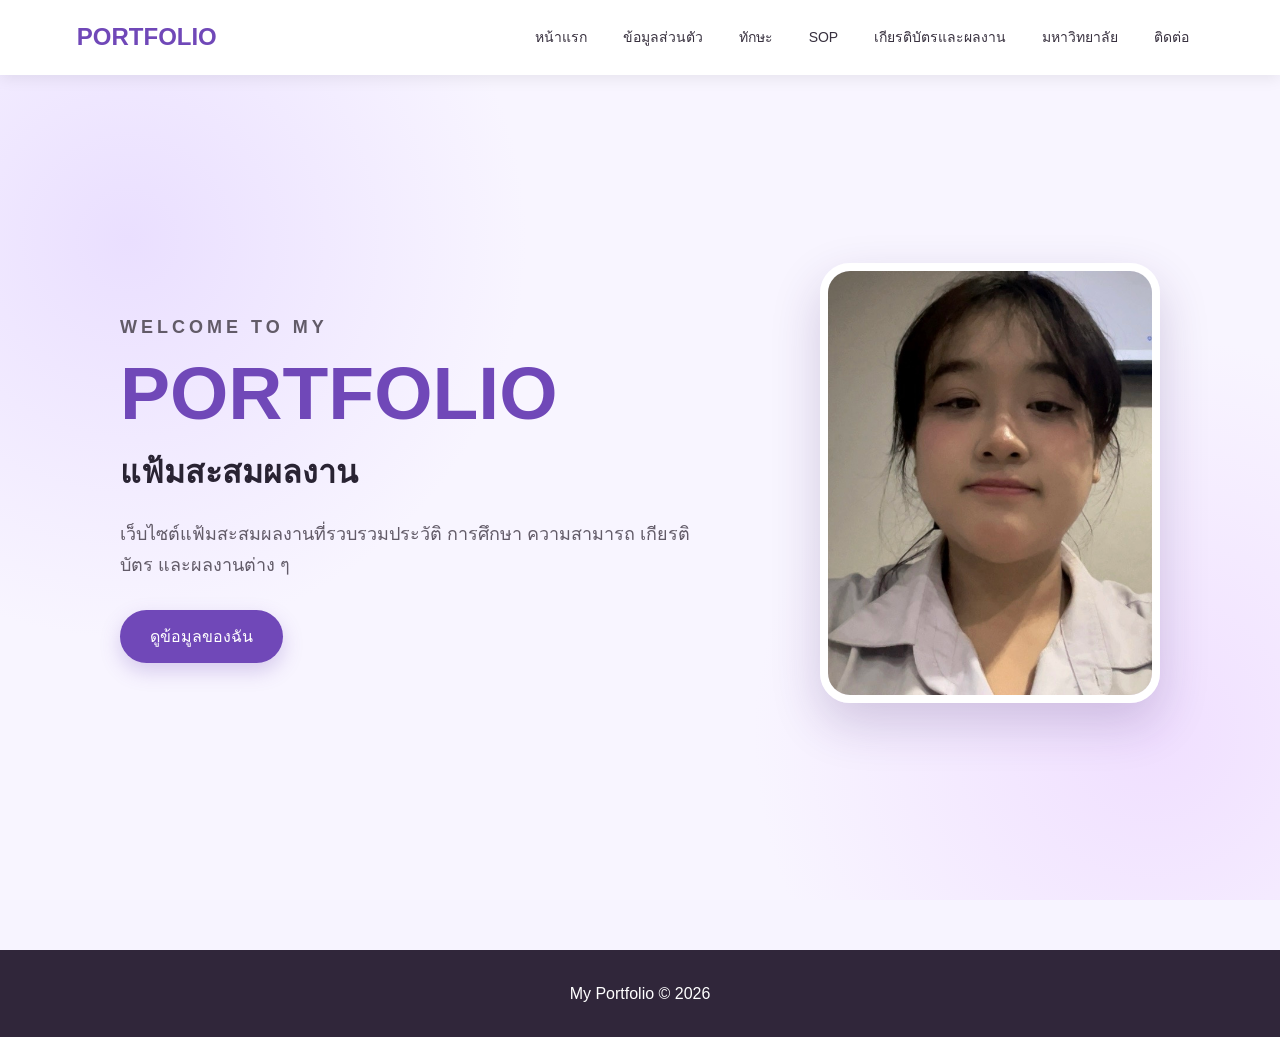
<file: index.html>
<!DOCTYPE html>
<html lang="th">
<head>
    <meta charset="UTF-8">
    <meta name="viewport" content="width=device-width, initial-scale=1.0">
    <title>Portfolio | หน้าหลัก</title>
    <link rel="stylesheet" href="style.css">
</head>

<body>

<header>
    <nav>
        <div class="logo">PORTFOLIO</div>

        <div class="menu">

    <a href="index.html">
        หน้าแรก
    </a>

    <a href="profile.html">
        ข้อมูลส่วนตัว
    </a>

    <a href="skills.html">
        ทักษะ
    </a>

    <a href="sop.html">
        SOP
    </a>

    <a href="portfolio.html">
        เกียรติบัตรและผลงาน
    </a>

    <a href="university.html">
        มหาวิทยาลัย
    </a>

    <a href="contact.html">
        ติดต่อ
    </a>

</div>
    </nav>
</header>


<main>

    <section class="hero">

        <div class="hero-text">

            <p class="small-title">WELCOME TO MY</p>

            <h1>PORTFOLIO</h1>

            <h2>แฟ้มสะสมผลงาน</h2>

            <p>
                เว็บไซต์แฟ้มสะสมผลงานที่รวบรวมประวัติ
                การศึกษา ความสามารถ เกียรติบัตร
                และผลงานต่าง ๆ
            </p>

            <a href="profile.html" class="button">
                ดูข้อมูลของฉัน
            </a>

        </div>


        <div class="hero-image">

            <img src="profile.jpg" alt="รูปเจ้าของ Portfolio">

        </div>

    </section>

</main>


<footer>
    <p>My Portfolio © 2026</p>
</footer>

</body>
</html>
</file>
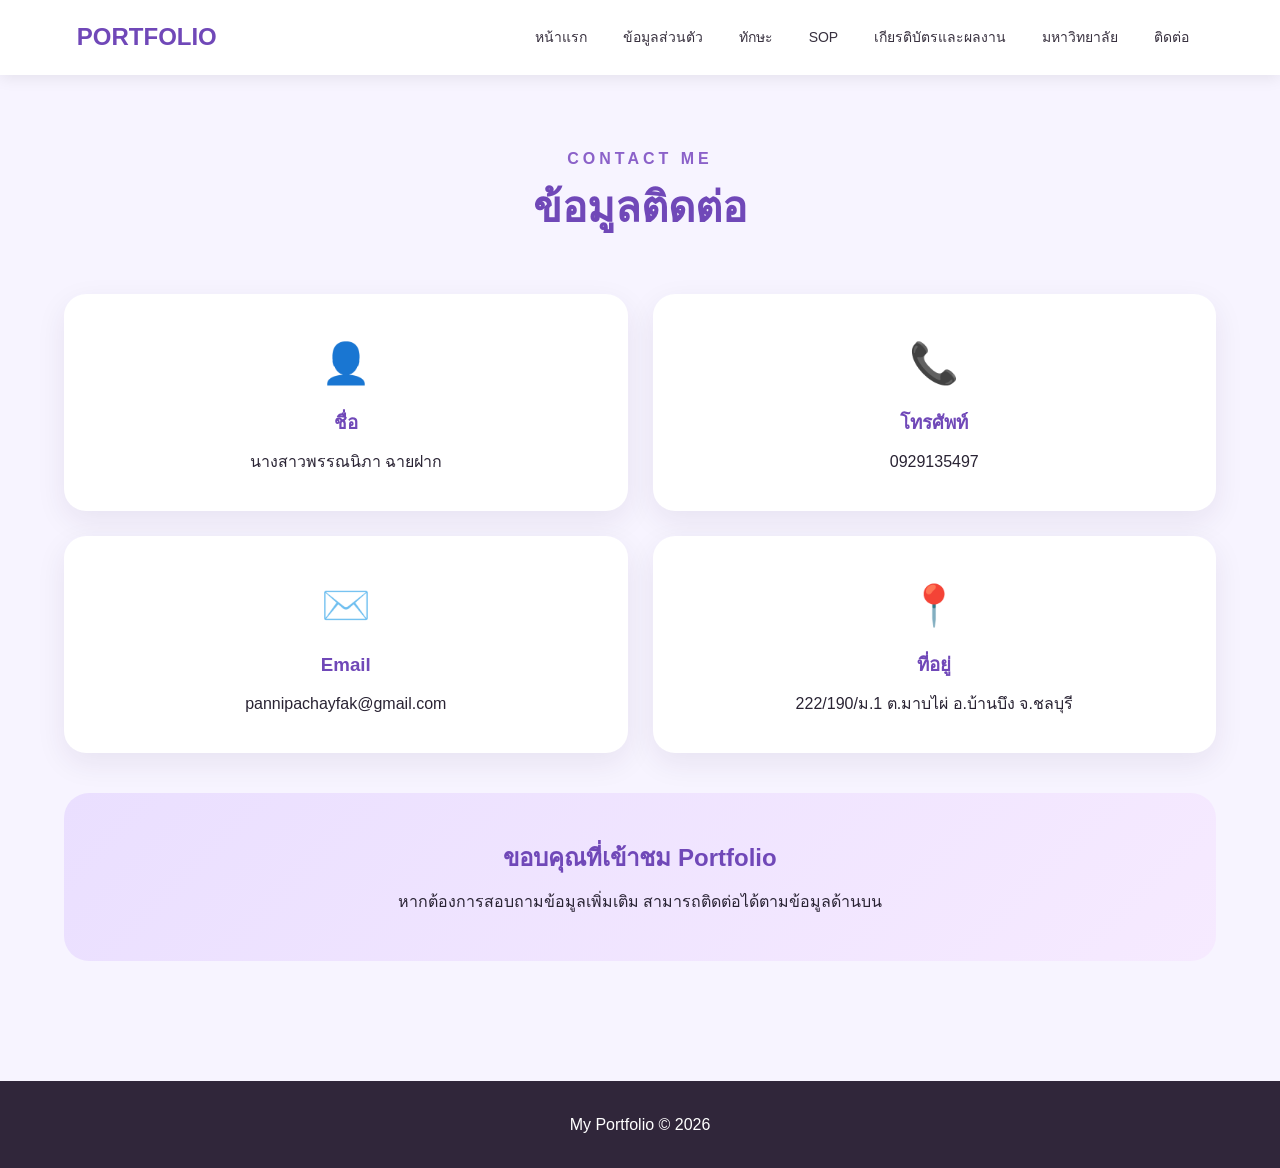
<file: contact.html>
<!DOCTYPE html>
<html lang="th">
<head>
    <meta charset="UTF-8">
    <meta name="viewport" content="width=device-width, initial-scale=1.0">
    <title>ข้อมูลติดต่อ</title>
    <link rel="stylesheet" href="style.css">
</head>

<body>

<header>
    <nav>

        <div class="logo">PORTFOLIO</div>

        <div class="menu">

    <a href="index.html">
        หน้าแรก
    </a>

    <a href="profile.html">
        ข้อมูลส่วนตัว
    </a>

    <a href="skills.html">
        ทักษะ
    </a>

    <a href="sop.html">
        SOP
    </a>

    <a href="portfolio.html">
        เกียรติบัตรและผลงาน
    </a>

    <a href="university.html">
        มหาวิทยาลัย
    </a>

    <a href="contact.html">
        ติดต่อ
    </a>

</div>

    </nav>
</header>


<main class="page">

    <div class="page-title">

        <p>CONTACT ME</p>

        <h1>ข้อมูลติดต่อ</h1>

    </div>


    <section class="contact-box">


        <div class="contact-card">

            <div class="contact-icon">👤</div>

            <h3>ชื่อ</h3>

            <p>
               นางสาวพรรณนิภา ฉายฝาก
            </p>

        </div>


        <div class="contact-card">

            <div class="contact-icon">📞</div>

            <h3>โทรศัพท์</h3>

            <p>
                0929135497
            </p>

        </div>


        <div class="contact-card">

            <div class="contact-icon">✉️</div>

            <h3>Email</h3>

            <p>
                pannipachayfak@gmail.com
            </p>

        </div>


        <div class="contact-card">

            <div class="contact-icon">📍</div>

            <h3>ที่อยู่</h3>

            <p>
                222/190/ม.1 ต.มาบไผ่ อ.บ้านบึง จ.ชลบุรี
            </p>

        </div>


    </section>


    <section class="contact-message">

        <h2>ขอบคุณที่เข้าชม Portfolio</h2>

        <p>
            หากต้องการสอบถามข้อมูลเพิ่มเติม
            สามารถติดต่อได้ตามข้อมูลด้านบน
        </p>

    </section>


</main>


<footer>
    <p>My Portfolio © 2026</p>
</footer>

</body>
</html>
</file>
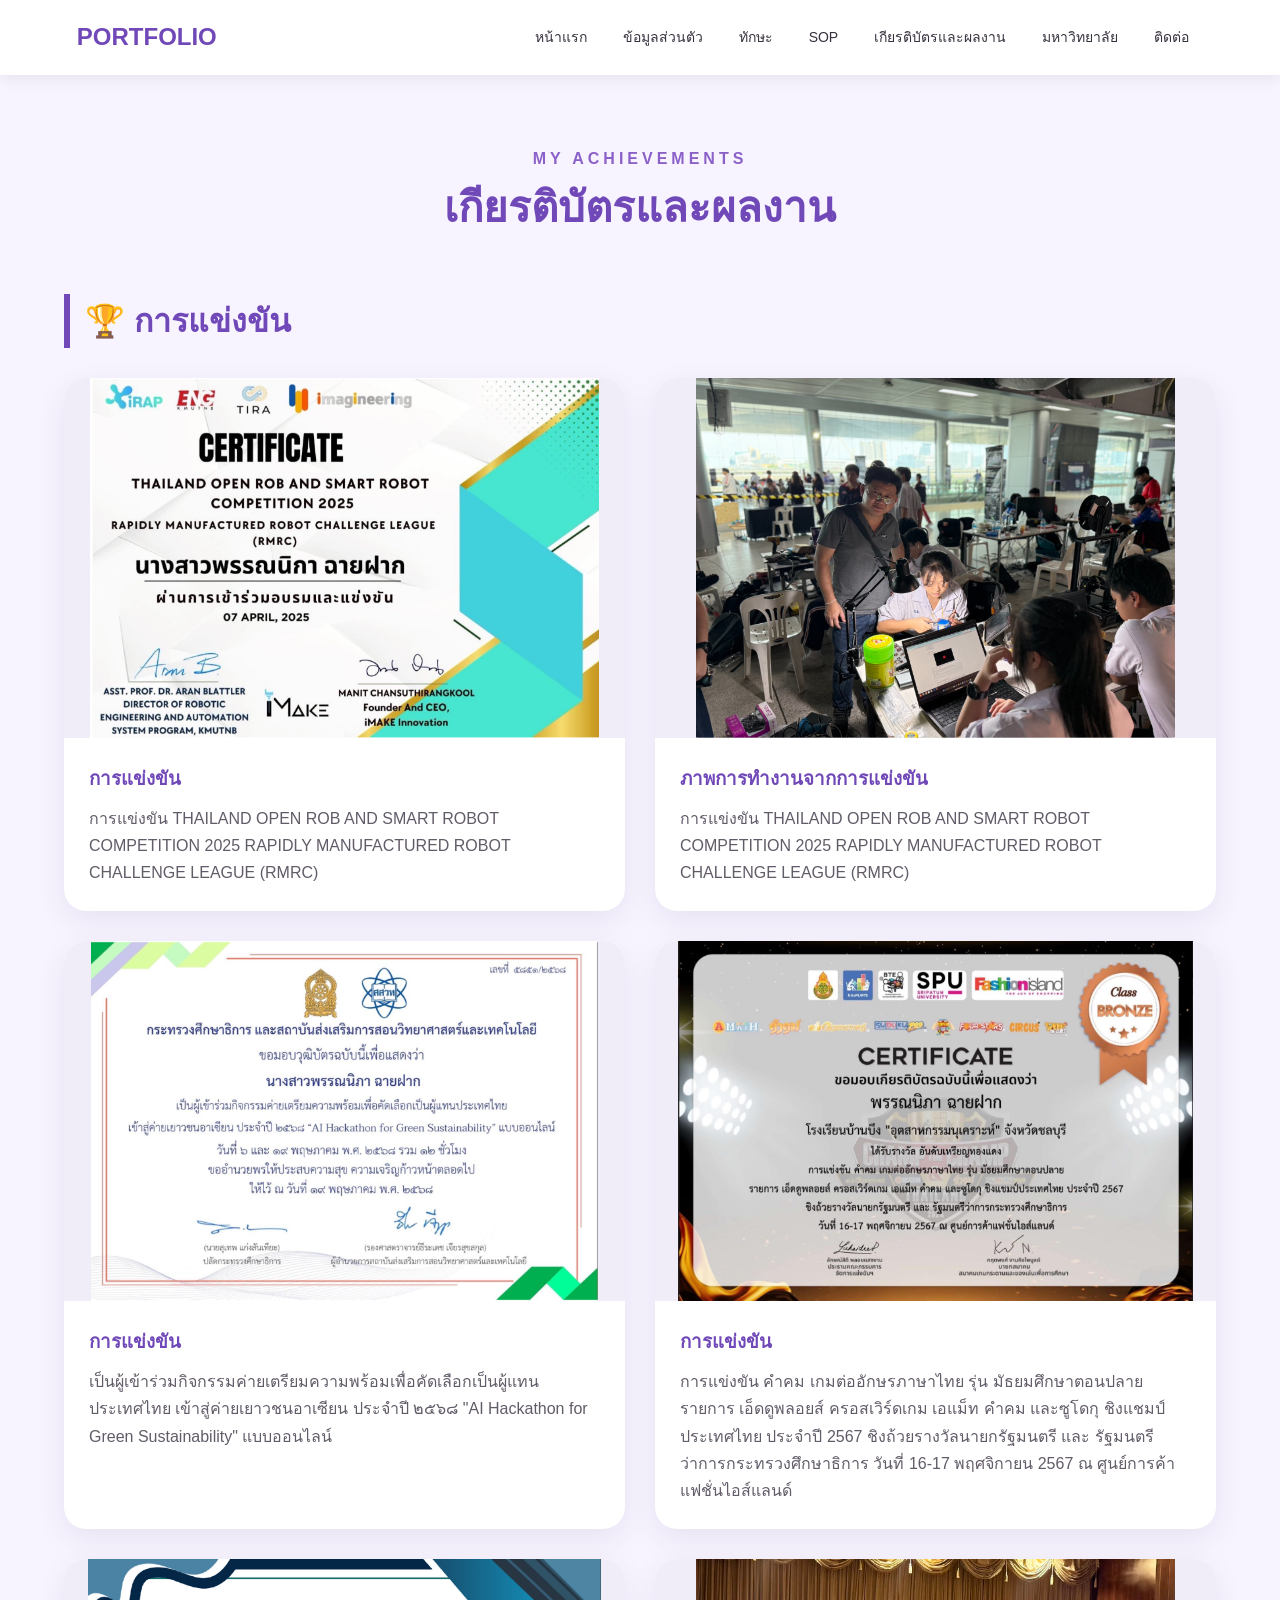
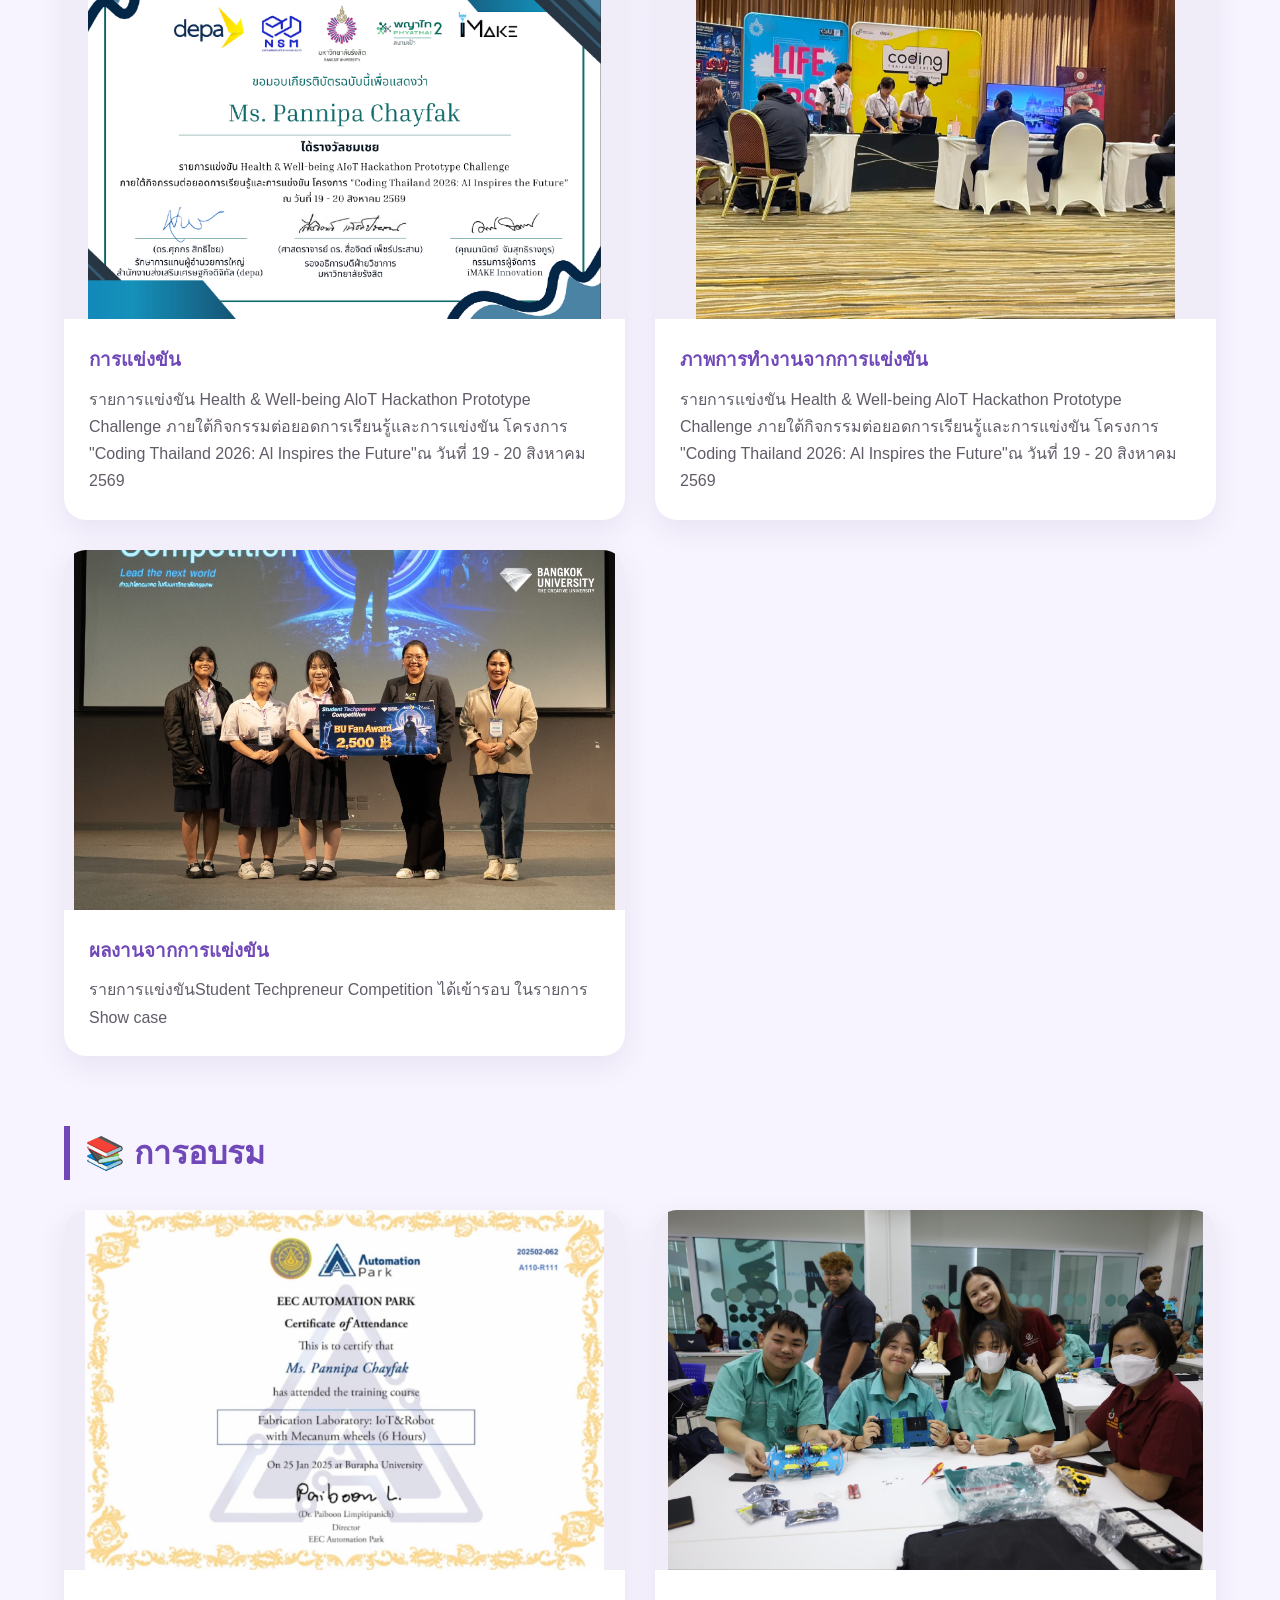
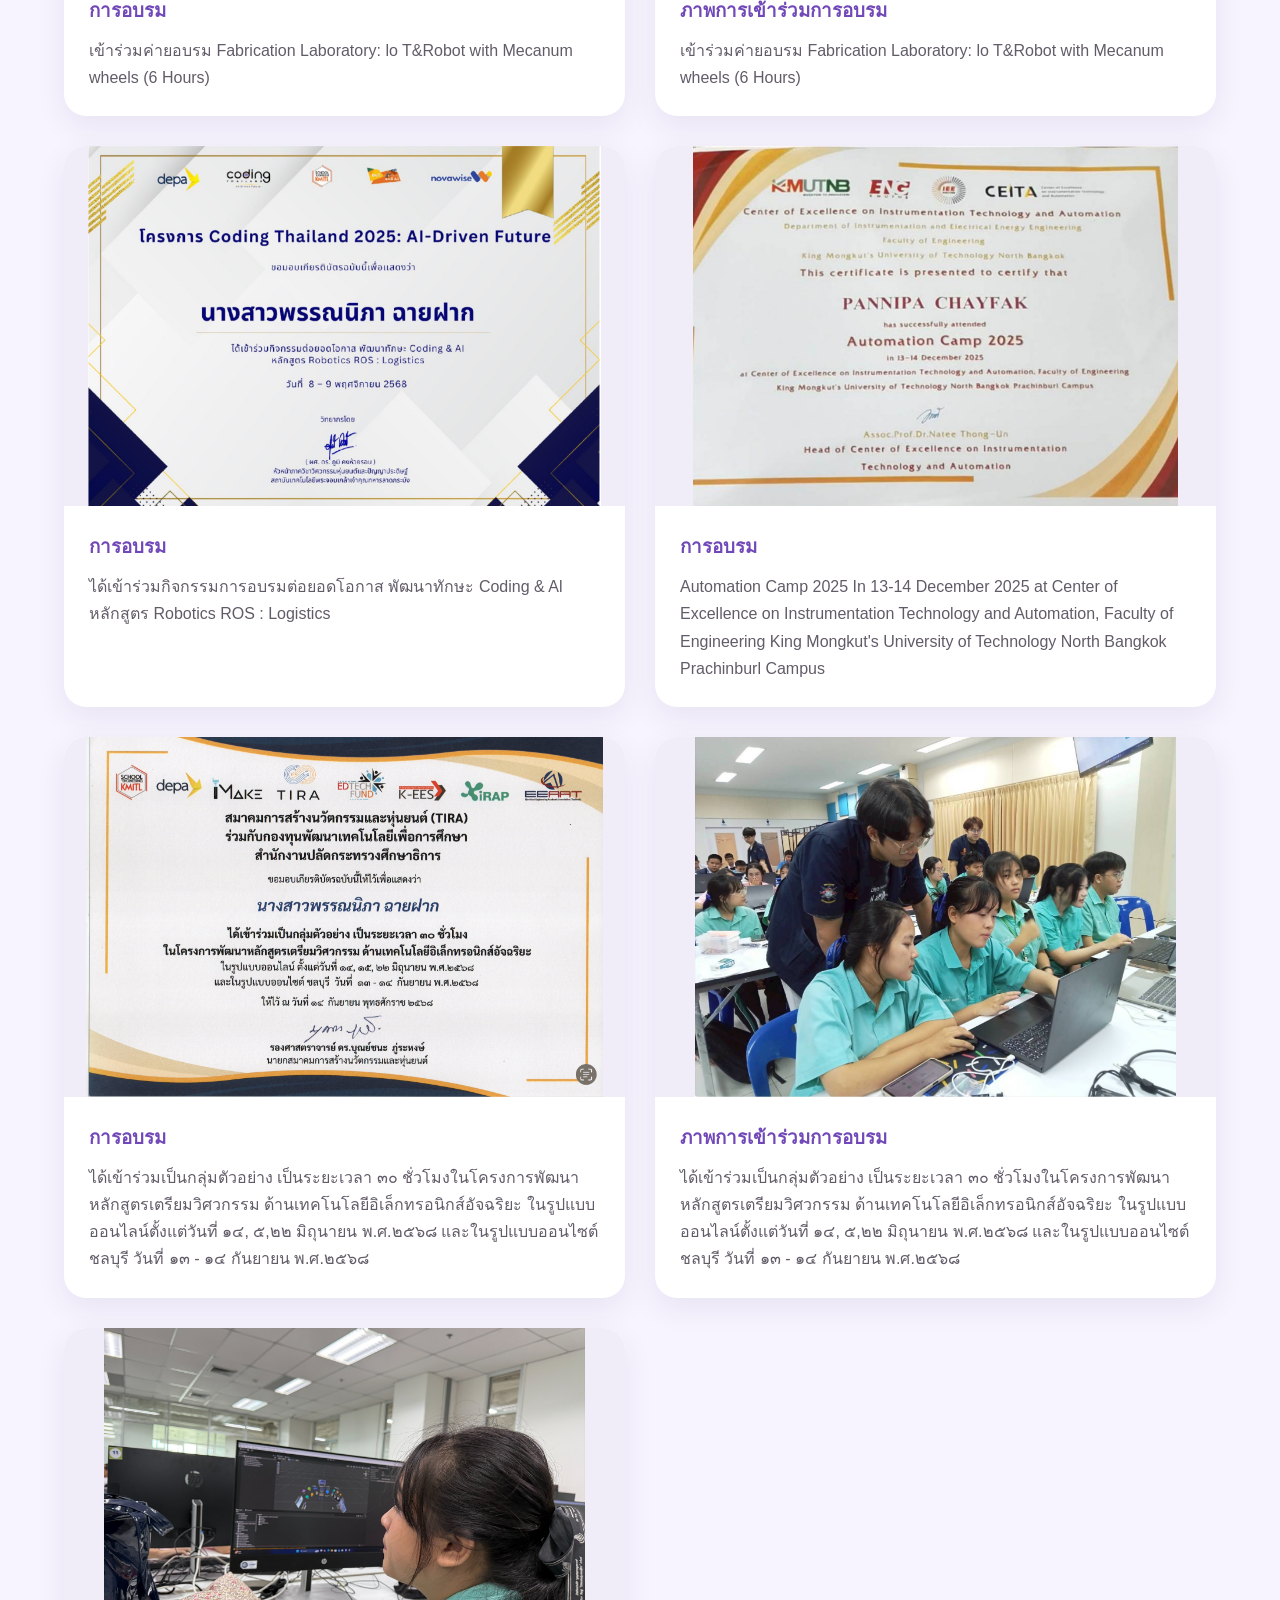
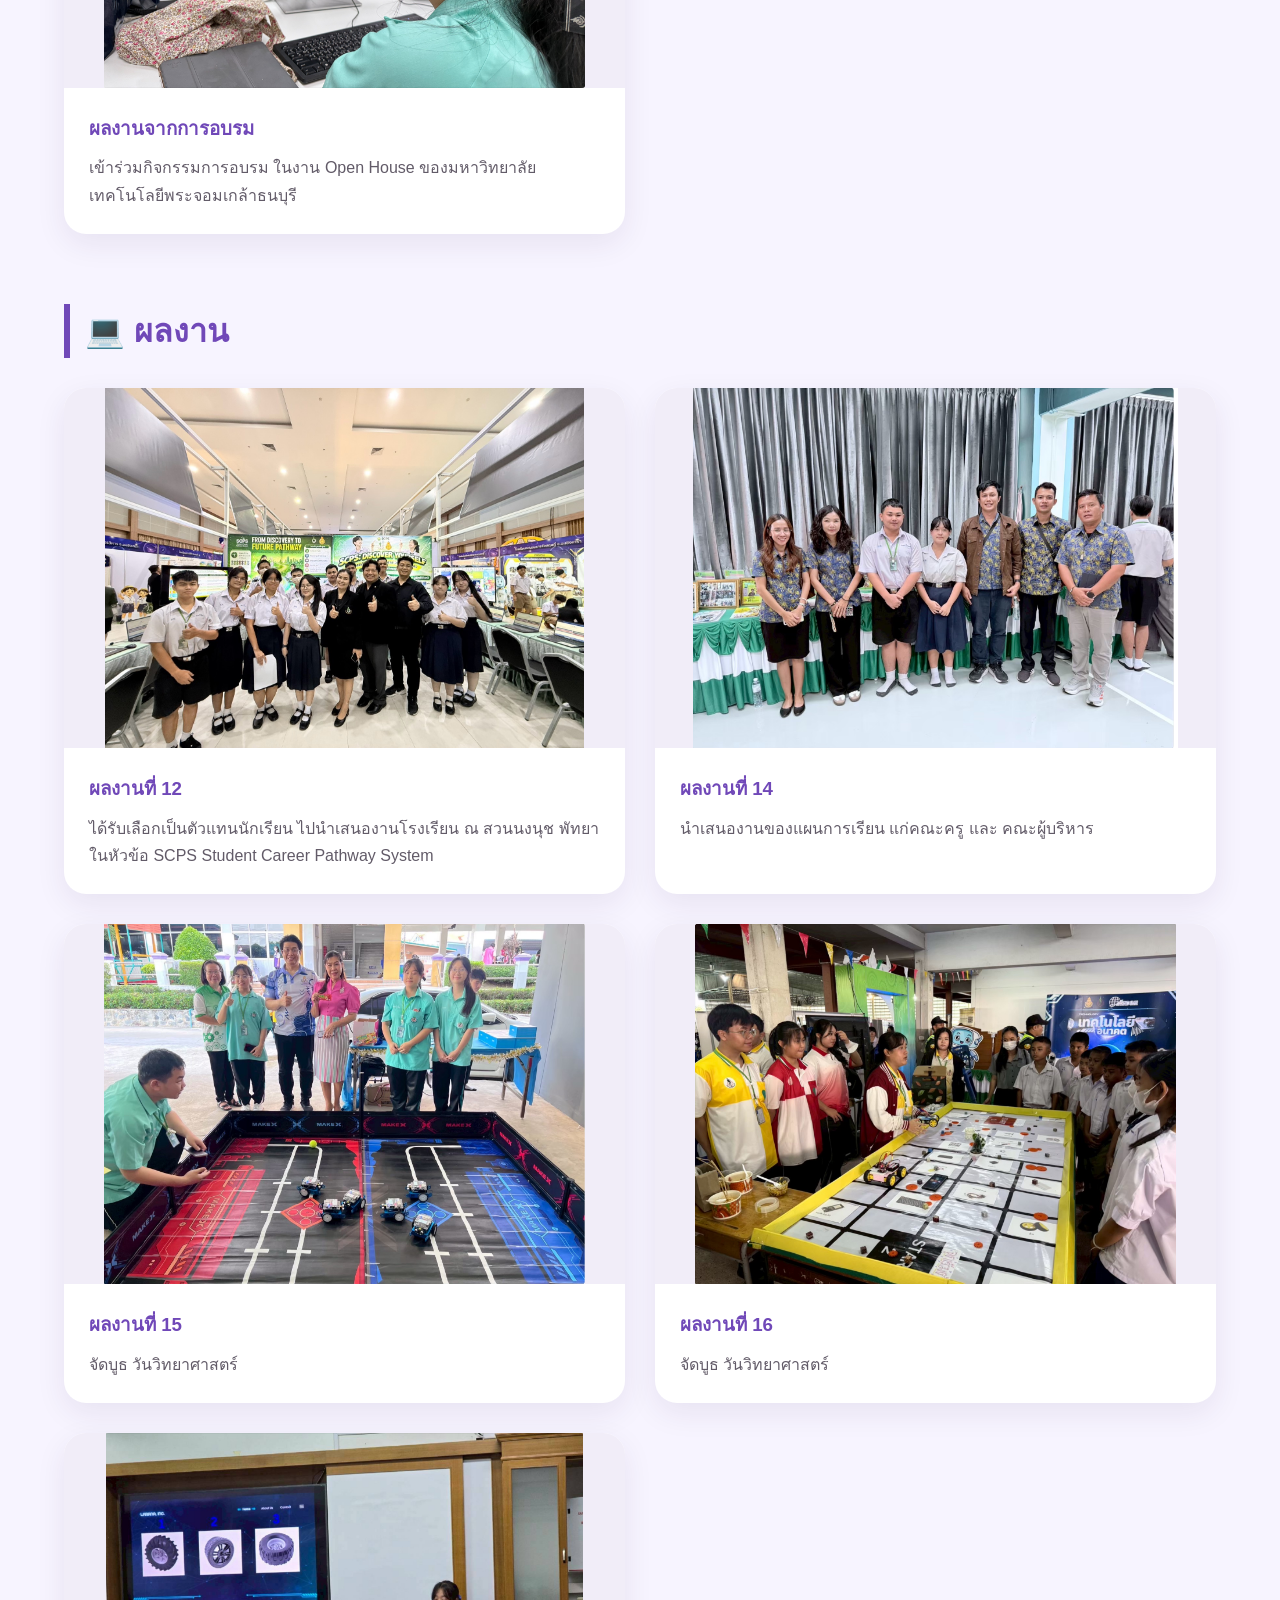
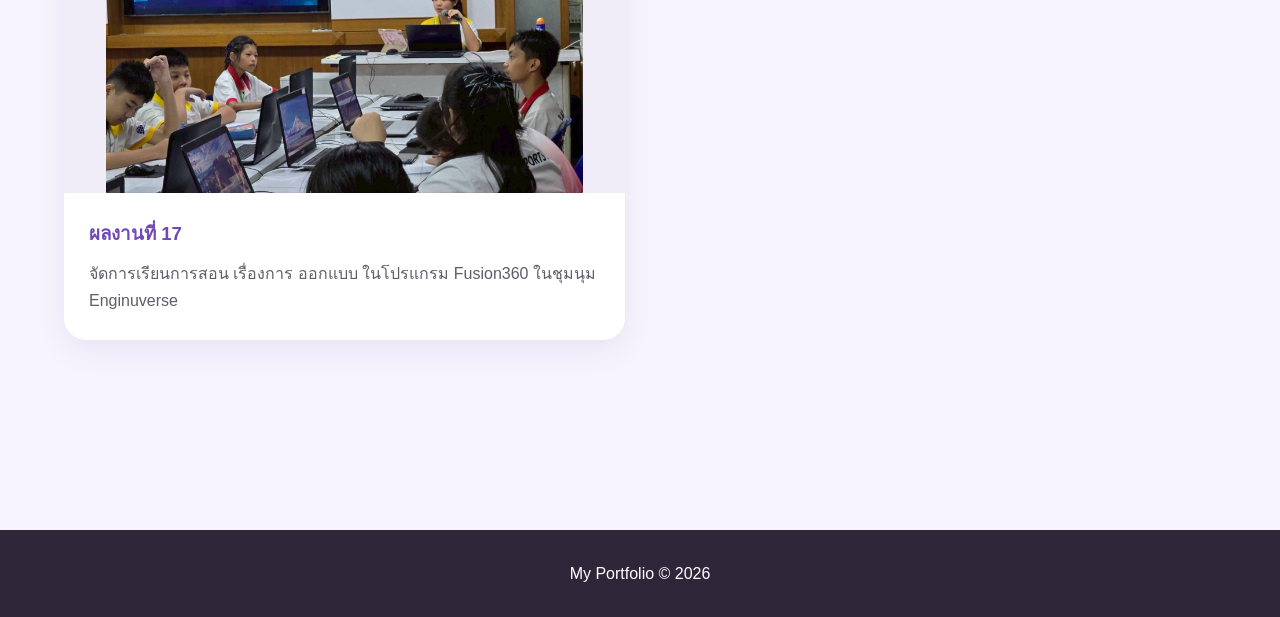
<file: portfolio.html>
<!DOCTYPE html>
<html lang="th">

<head>

    <meta charset="UTF-8">

    <meta name="viewport"
          content="width=device-width, initial-scale=1.0">

    <title>เกียรติบัตรและผลงาน</title>

    <link rel="stylesheet" href="style.css">

</head>


<body>


<!-- =========================
     เมนู
========================= -->

<header>

    <nav>

        <div class="logo">
            PORTFOLIO
        </div>


        <div class="menu">

            <a href="index.html">
                หน้าแรก
            </a>

            <a href="profile.html">
                ข้อมูลส่วนตัว
            </a>

            <a href="skills.html">
                ทักษะ
            </a>

            <a href="sop.html">
                SOP
            </a>

            <a href="portfolio.html">
                เกียรติบัตรและผลงาน
            </a>

            <a href="university.html">
                มหาวิทยาลัย
            </a>

            <a href="contact.html">
                ติดต่อ
            </a>

        </div>

    </nav>

</header>



<main class="page">


<!-- =========================
     หัวข้อ
========================= -->

<div class="page-title">

    <p>
        MY ACHIEVEMENTS
    </p>

    <h1>
        เกียรติบัตรและผลงาน
    </h1>

</div>



<!-- ==================================================
     1. การแข่งขัน
================================================== -->

<section class="portfolio-section">


    <h2 class="section-title">
        🏆 การแข่งขัน
    </h2>


    <div class="portfolio-grid">


        <!-- certificate 1 -->

        <div class="portfolio-card">

            <img
                src="certificate1.jpg"
                alt="เกียรติบัตรการแข่งขัน 1"
            >

            <div class="card-content">

                <h3>
                    การแข่งขัน
                </h3>

                <p>
                    การแข่งขัน THAILAND OPEN ROB AND SMART ROBOT
                    COMPETITION 2025
                    RAPIDLY MANUFACTURED ROBOT CHALLENGE LEAGUE (RMRC)
                </p>

            </div>

        </div>



        <!-- work 1 -->

        <div class="portfolio-card">

            <img
                src="work1.jpg"
                alt="ภาพการทำงานจากการแข่งขัน 1"
            >

            <div class="card-content">

                <h3>
                    ภาพการทำงานจากการแข่งขัน
                </h3>

                <p>
                    การแข่งขัน THAILAND OPEN ROB AND SMART ROBOT
                    COMPETITION 2025
                    RAPIDLY MANUFACTURED ROBOT CHALLENGE LEAGUE (RMRC)
                </p>

            </div>

        </div>



        <!-- certificate 2 -->

        <div class="portfolio-card">

            <img
                src="certificate2.jpg"
                alt="เกียรติบัตรการแข่งขัน 2"
            >

            <div class="card-content">

                <h3>
                    การแข่งขัน
                </h3>

                <p>
                    เป็นผู้เข้าร่วมกิจกรรมค่ายเตรียมความพร้อมเพื่อคัดเลือกเป็นผู้แทนประเทศไทย
                    เข้าสู่ค่ายเยาวชนอาเซียน ประจำปี ๒๕๖๘
                    "AI Hackathon for Green Sustainability" แบบออนไลน์
                </p>

            </div>

        </div>



        <!-- certificate 4 -->

        <div class="portfolio-card">

            <img
                src="certificate4.jpg"
                alt="เกียรติบัตรการแข่งขัน 4"
            >

            <div class="card-content">

                <h3>
                    การแข่งขัน
                </h3>

                <p>
                    การแข่งขัน คำคม เกมต่ออักษรภาษาไทย รุ่น มัธยมศึกษาตอนปลาย
                    รายการ เอ็ดดูพลอยส์ ครอสเวิร์ดเกม เอแม็ท คำคม และซูโดกุ ชิงแชมป์ประเทศไทย ประจำปี 2567
                    ชิงถ้วยรางวัลนายกรัฐมนตรี และ รัฐมนตรีว่าการกระทรวงศึกษาธิการ
                    วันที่ 16-17 พฤศจิกายน 2567 ณ ศูนย์การค้าแฟชั่นไอส์แลนด์
                </p>

            </div>

        </div>



        <!-- certificate 7 -->

        <div class="portfolio-card">

            <img
                src="certificate7.jpg"
                alt="เกียรติบัตรการแข่งขัน 7"
            >

            <div class="card-content">

                <h3>
                    การแข่งขัน
                </h3>

                <p>
                    รายการแข่งขัน Health & Well-being AloT Hackathon Prototype Challenge
                    ภายใต้กิจกรรมต่อยอดการเรียนรู้และการแข่งขัน
                    โครงการ "Coding Thailand 2026: Al Inspires the Future"ณ วันที่ 19 - 20 สิงหาคม 2569
                </p>

            </div>

        </div>



        <!-- work 7 -->

        <div class="portfolio-card">

            <img
                src="work7.jpg"
                alt="ภาพการทำงานจากการแข่งขัน 7"
            >

            <div class="card-content">

                <h3>
                    ภาพการทำงานจากการแข่งขัน
                </h3>

                <p>
                    รายการแข่งขัน Health & Well-being AloT Hackathon Prototype Challenge
                    ภายใต้กิจกรรมต่อยอดการเรียนรู้และการแข่งขัน
                    โครงการ "Coding Thailand 2026: Al Inspires the Future"ณ วันที่ 19 - 20 สิงหาคม 2569
                </p>

            </div>

        </div>



        <!-- work 11 -->

        <div class="portfolio-card">

            <img
                src="work11.jpg"
                alt="ผลงานการแข่งขัน"
            >

            <div class="card-content">

                <h3>
                    ผลงานจากการแข่งขัน
                </h3>

                <p>
                    รายการแข่งขันStudent Techpreneur Competition ได้เข้ารอบ ในรายการ Show case
                </p>

            </div>

        </div>


    </div>

</section>



<!-- ==================================================
     2. การอบรม
================================================== -->

<section class="portfolio-section">


    <h2 class="section-title">
        📚 การอบรม
    </h2>


    <div class="portfolio-grid">


        <!-- certificate 3 -->

        <div class="portfolio-card">

            <img
                src="certificate3.jpg"
                alt="เกียรติบัตรการอบรม 3"
            >

            <div class="card-content">

                <h3>
                    การอบรม
                </h3>

                <p>
                    เข้าร่วมค่ายอบรม Fabrication Laboratory: lo T&Robot with Mecanum wheels (6 Hours)
                </p>

            </div>

        </div>



        <!-- work 3 -->

        <div class="portfolio-card">

            <img
                src="work3.jpg"
                alt="ภาพการอบรม 3"
            >

            <div class="card-content">

                <h3>
                    ภาพการเข้าร่วมการอบรม
                </h3>

                <p>
                    เข้าร่วมค่ายอบรม Fabrication Laboratory: lo T&Robot with Mecanum wheels (6 Hours)
                </p>

            </div>

        </div>



        <!-- certificate 5 -->

        <div class="portfolio-card">

            <img
                src="certificate5.jpg"
                alt="เกียรติบัตรการอบรม 5"
            >

            <div class="card-content">

                <h3>
                    การอบรม
                </h3>

                <p>
                    ได้เข้าร่วมกิจกรรมการอบรมต่อยอดโอกาส พัฒนาทักษะ Coding & Al
                    หลักสูตร Robotics ROS : Logistics
                </p>

            </div>

        </div>



        <!-- certificate 6 -->

        <div class="portfolio-card">

            <img
                src="certificate6.jpg"
                alt="เกียรติบัตรการอบรม 6"
            >

            <div class="card-content">

                <h3>
                    การอบรม
                </h3>

                <p>
                    Automation Camp 2025
                    In 13-14 December 2025
                    at Center of Excellence on Instrumentation
                    Technology and Automation, Faculty of Engineering
                    King Mongkut's University of Technology North Bangkok Prachinburl Campus
                </p>

            </div>

        </div>



        <!-- certificate 10 -->

        <div class="portfolio-card">

            <img
                src="certificate10.jpg"
                alt="เกียรติบัตรการอบรม 10"
            >

            <div class="card-content">

                <h3>
                    การอบรม
                </h3>

                <p>
                    ได้เข้าร่วมเป็นกลุ่มตัวอย่าง เป็นระยะเวลา ๓๐ ชั่วโมงในโครงการพัฒนาหลักสูตรเตรียมวิศวกรรม
                    ด้านเทคโนโลยีอิเล็กทรอนิกส์อัจฉริยะ
                    ในรูปแบบออนไลน์ตั้งแต่วันที่ ๑๔, ๕,๒๒ มิถุนายน พ.ศ.๒๕๖๘
                    และในรูปแบบออนไซต์ ชลบุรี วันที่ ๑๓ - ๑๔ กันยายน พ.ศ.๒๕๖๘
                </p>

            </div>

        </div>



        <!-- work 10 -->

        <div class="portfolio-card">

            <img
                src="work10.jpg"
                alt="ภาพการอบรม 10"
            >

            <div class="card-content">

                <h3>
                    ภาพการเข้าร่วมการอบรม
                </h3>

                <p>
                    ได้เข้าร่วมเป็นกลุ่มตัวอย่าง เป็นระยะเวลา ๓๐ ชั่วโมงในโครงการพัฒนาหลักสูตรเตรียมวิศวกรรม
                    ด้านเทคโนโลยีอิเล็กทรอนิกส์อัจฉริยะ
                    ในรูปแบบออนไลน์ตั้งแต่วันที่ ๑๔, ๕,๒๒ มิถุนายน พ.ศ.๒๕๖๘
                    และในรูปแบบออนไซต์ ชลบุรี วันที่ ๑๓ - ๑๔ กันยายน พ.ศ.๒๕๖๘
                </p>

            </div>

        </div>



        <!-- work 13 -->

        <div class="portfolio-card">

            <img
                src="work13.jpg"
                alt="ภาพการอบรม 13"
            >

            <div class="card-content">

                <h3>
                    ผลงานจากการอบรม
                </h3>

                <p>
                    เข้าร่วมกิจกรรมการอบรม ในงาน Open House ของมหาวิทยาลัยเทคโนโลยีพระจอมเกล้าธนบุรี
                </p>

            </div>

        </div>


    </div>

</section>



<!-- ==================================================
     3. ผลงาน
================================================== -->

<section class="portfolio-section">


    <h2 class="section-title">
        💻 ผลงาน
    </h2>


    <div class="portfolio-grid">


        <!-- work 12 -->

        <div class="portfolio-card">

            <img
                src="work12.jpg"
                alt="ผลงาน 12"
            >

            <div class="card-content">

                <h3>
                    ผลงานที่ 12
                </h3>

                <p>
                    ได้รับเลือกเป็นตัวแทนนักเรียน ไปนำเสนองานโรงเรียน ณ สวนนงนุช พัทยา ในหัวข้อ SCPS Student Career Pathway System
                </p>

            </div>

        </div>



        <!-- work 14 -->

        <div class="portfolio-card">

            <img
                src="work14.jpg"
                alt="ผลงาน 14"
            >

            <div class="card-content">

                <h3>
                    ผลงานที่ 14
                </h3>

                <p>
                    นำเสนองานของแผนการเรียน แก่คณะครู และ คณะผู้บริหาร
                </p>

            </div>

        </div>



        <!-- work 15 -->

        <div class="portfolio-card">

            <img
                src="work15.jpg"
                alt="ผลงาน 15"
            >

            <div class="card-content">

                <h3>
                    ผลงานที่ 15
                </h3>

                <p>
                    จัดบูธ วันวิทยาศาสตร์
                </p>

            </div>

        </div>



        <!-- work 16 -->

        <div class="portfolio-card">

            <img
                src="work16.jpg"
                alt="ผลงาน 16"
            >

            <div class="card-content">

                <h3>
                    ผลงานที่ 16
                </h3>

                <p>
                    จัดบูธ วันวิทยาศาสตร์
                </p>

            </div>

        </div>



        <!-- work 17 -->

        <div class="portfolio-card">

            <img
                src="work17.jpg"
                alt="ผลงาน 17"
            >

            <div class="card-content">

                <h3>
                    ผลงานที่ 17
                </h3>

                <p>
                    จัดการเรียนการสอน เรื่องการ ออกแบบ ในโปรแกรม Fusion360 ในชุมนุม Enginuverse
                </p>

            </div>

        </div>


    </div>

</section>



</main>



<footer>

    <p>
        My Portfolio © 2026
    </p>

</footer>


</body>

</html>
</file>
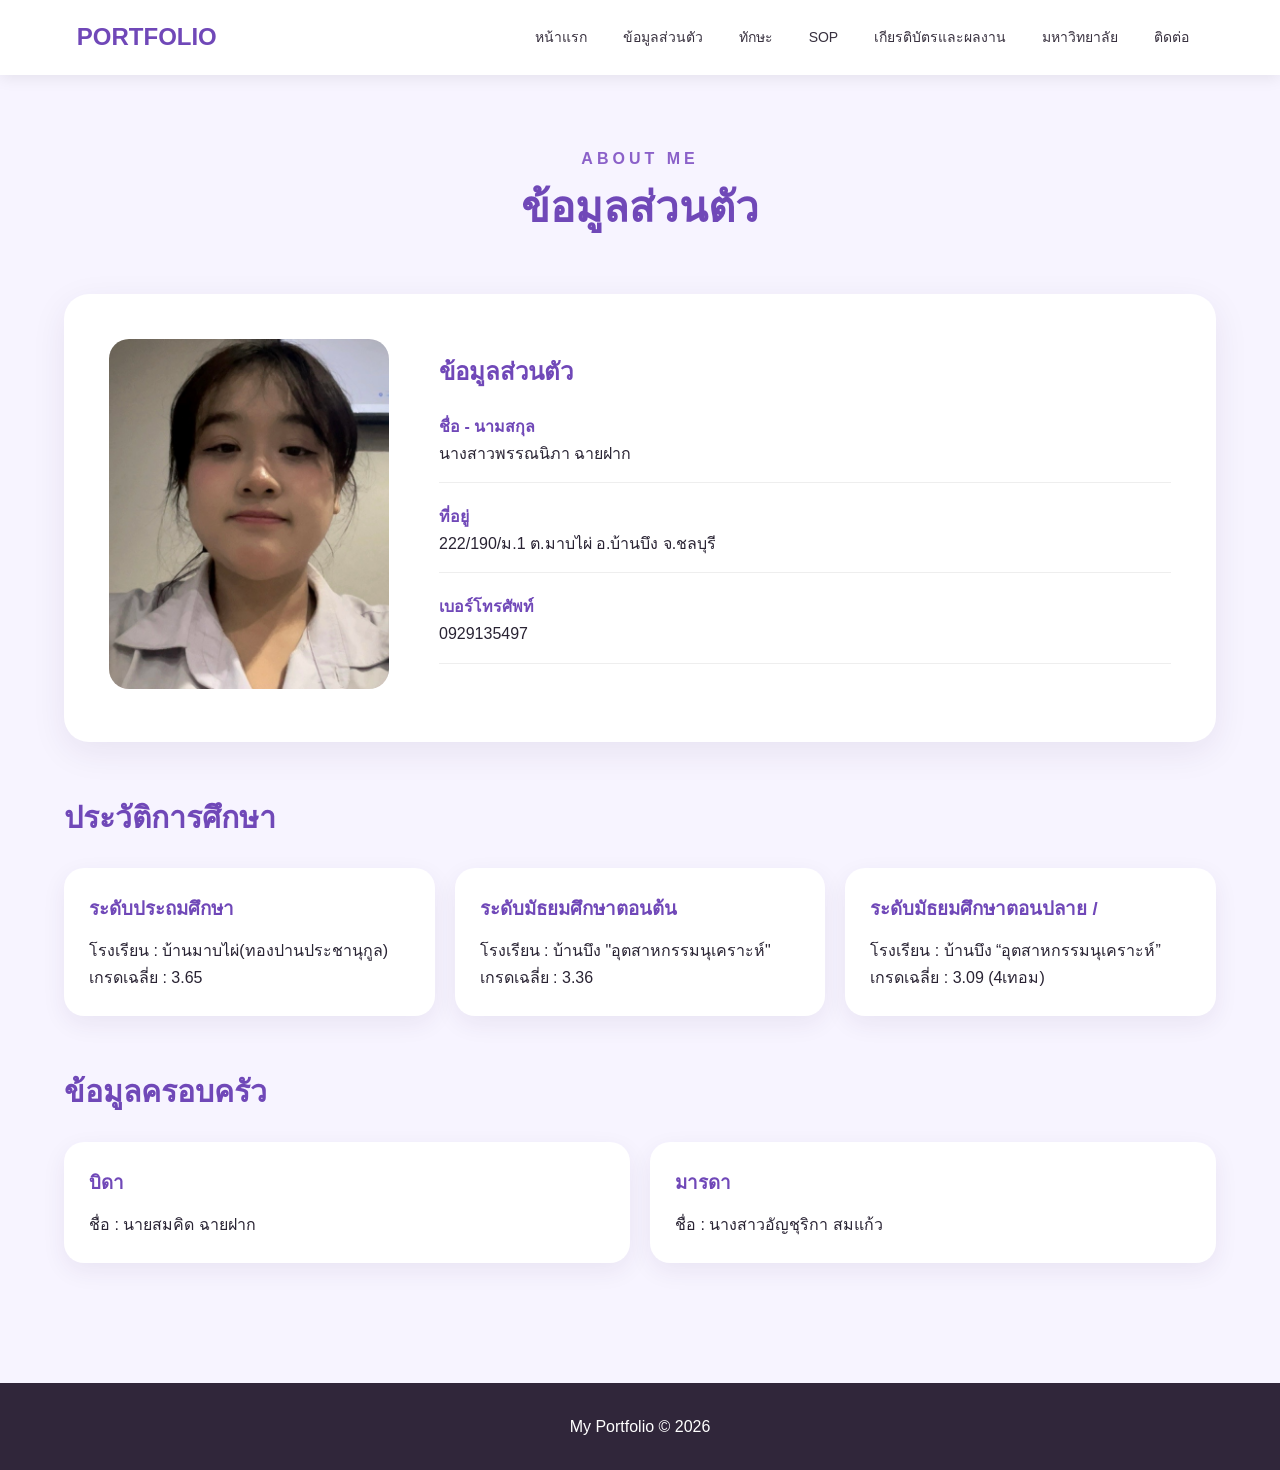
<file: profile.html>
<!DOCTYPE html>
<html lang="th">
<head>
    <meta charset="UTF-8">
    <meta name="viewport" content="width=device-width, initial-scale=1.0">
    <title>ข้อมูลส่วนตัว</title>
    <link rel="stylesheet" href="style.css">
</head>

<body>

<header>
    <nav>

        <div class="logo">PORTFOLIO</div>

       <div class="menu">

    <a href="index.html">
        หน้าแรก
    </a>

    <a href="profile.html">
        ข้อมูลส่วนตัว
    </a>

    <a href="skills.html">
        ทักษะ
    </a>

    <a href="sop.html">
        SOP
    </a>

    <a href="portfolio.html">
        เกียรติบัตรและผลงาน
    </a>

    <a href="university.html">
        มหาวิทยาลัย
    </a>

    <a href="contact.html">
        ติดต่อ
    </a>

</div>

    </nav>
</header>


<main class="page">

    <div class="page-title">
        <p>ABOUT ME</p>
        <h1>ข้อมูลส่วนตัว</h1>
    </div>


    <section class="profile-box">

        <div class="profile-picture">
            <img src="profile.jpg" alt="รูปของฉัน">
        </div>


        <div class="profile-info">

            <h2>ข้อมูลส่วนตัว</h2>

            <div class="info-item">
                <strong>ชื่อ - นามสกุล</strong>
                <p>นางสาวพรรณนิภา ฉายฝาก</p>
            </div>

            <div class="info-item">
                <strong>ที่อยู่</strong>
                <p>222/190/ม.1 ต.มาบไผ่ อ.บ้านบึง จ.ชลบุรี </p>
            </div>

            <div class="info-item">
                <strong>เบอร์โทรศัพท์</strong>
                <p>0929135497</p>
            </div>

        </div>

    </section>


    <section class="content-section">

        <h2>ประวัติการศึกษา</h2>

        <div class="education">

            <div class="education-card">
                <h3>ระดับประถมศึกษา</h3>

                <p>
                    โรงเรียน : บ้านมาบไผ่(ทองปานประชานุกูล)
                </p>

                <p>
                    เกรดเฉลี่ย : 3.65
                </p>
            </div>


            <div class="education-card">
                <h3>ระดับมัธยมศึกษาตอนต้น</h3>

                <p>
                    โรงเรียน : บ้านบึง "อุตสาหกรรมนุเคราะห์"
                </p>

                <p>
                    เกรดเฉลี่ย : 3.36
                </p>
            </div>


            <div class="education-card">
                <h3>ระดับมัธยมศึกษาตอนปลาย / </h3>

                <p>
                    โรงเรียน : บ้านบึง “อุตสาหกรรมนุเคราะห์”
                </p>

                <p>
                    เกรดเฉลี่ย : 3.09 (4เทอม)
                </p>
            </div>

        </div>

    </section>


    <section class="content-section">

        <h2>ข้อมูลครอบครัว</h2>

        <div class="family">

            <div class="family-card">
                <h3>บิดา</h3>
                <p>ชื่อ : นายสมคิด ฉายฝาก</p>
            </div>

            <div class="family-card">
                <h3>มารดา</h3>
                <p>ชื่อ : นางสาวอัญชุริกา สมแก้ว</p>
            </div>

        </div>

    </section>


</main>


<footer>
    <p>My Portfolio © 2026</p>
</footer>

</body>
</html>
</file>
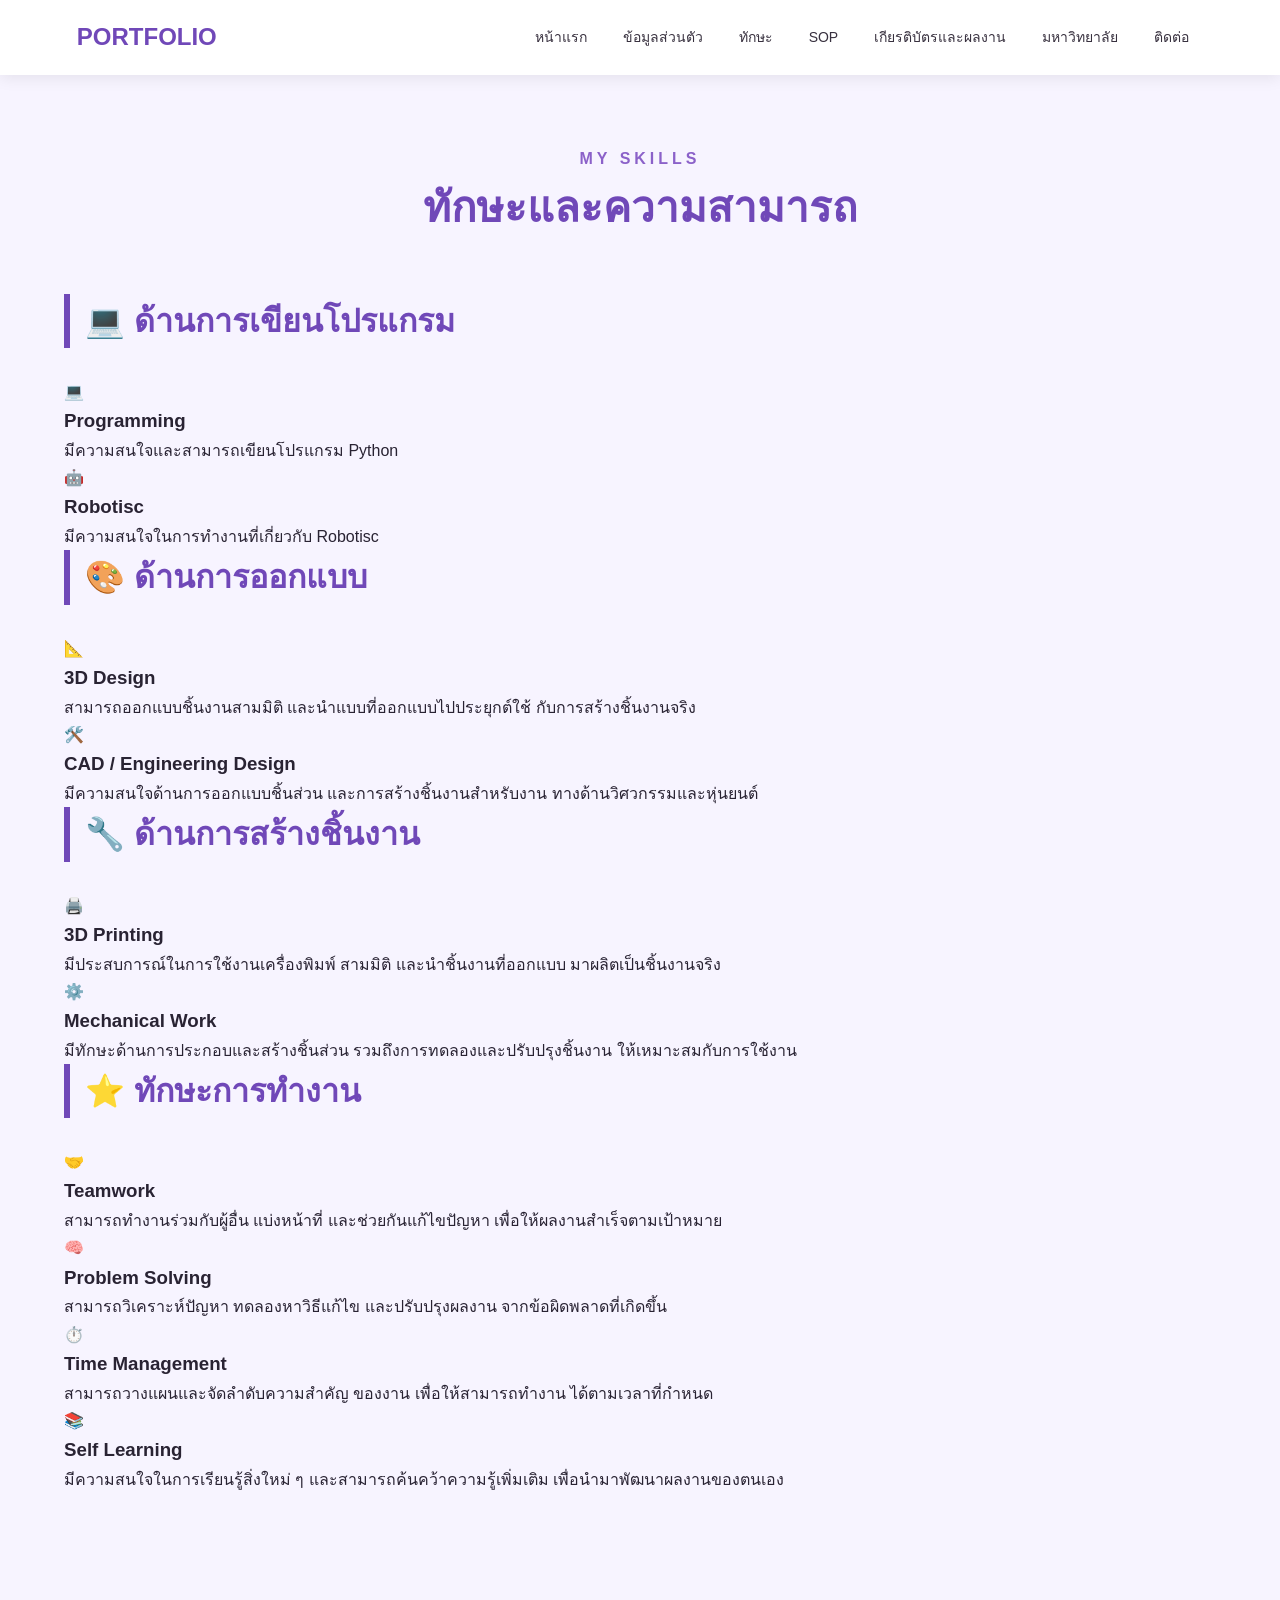
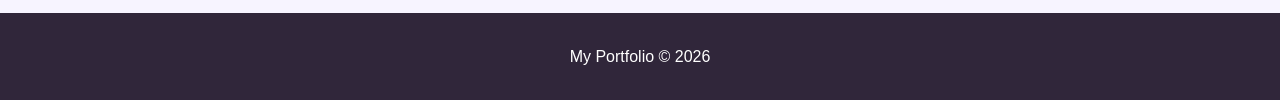
<file: skills.html>
<!DOCTYPE html>
<html lang="th">

<head>

    <meta charset="UTF-8">

    <meta name="viewport"
          content="width=device-width, initial-scale=1.0">

    <title>Skills | ทักษะ</title>

    <link rel="stylesheet" href="style.css">

</head>


<body>


<!-- =========================
     เมนู
========================= -->

<header>

    <nav>

        <div class="logo">
            PORTFOLIO
        </div>


        <div class="menu">

            <a href="index.html">
                หน้าแรก
            </a>

            <a href="profile.html">
                ข้อมูลส่วนตัว
            </a>

            <a href="skills.html">
                ทักษะ
            </a>

            <a href="sop.html">
                SOP
            </a>

            <a href="portfolio.html">
                เกียรติบัตรและผลงาน
            </a>

            <a href="university.html">
                มหาวิทยาลัย
            </a>

            <a href="contact.html">
                ติดต่อ
            </a>

        </div>

    </nav>

</header>



<!-- =========================
     เนื้อหา
========================= -->

<main class="page">


    <div class="page-title">

        <p>
            MY SKILLS
        </p>

        <h1>
            ทักษะและความสามารถ
        </h1>

    </div>



    <!-- =========================
         Programming
    ========================= -->

    <section class="skills-section">

        <h2 class="section-title">
            💻 ด้านการเขียนโปรแกรม
        </h2>


        <div class="skills-grid">


            <div class="skill-card">

                <div class="skill-icon">
                    💻
                </div>

                <h3>
                    Programming
                </h3>

                <p>
                    มีความสนใจและสามารถเขียนโปรแกรม Python
                </p>

            </div>


            <div class="skill-card">

                <div class="skill-icon">
                    🤖
                </div>

                <h3>
                    Robotisc
                </h3>

                <p>
                  มีความสนใจในการทำงานที่เกี่ยวกับ Robotisc
                </p>

            </div>


        </div>

    </section>



    <!-- =========================
         Design
    ========================= -->

    <section class="skills-section">

        <h2 class="section-title">
            🎨 ด้านการออกแบบ
        </h2>


        <div class="skills-grid">


            <div class="skill-card">

                <div class="skill-icon">
                    📐
                </div>

                <h3>
                    3D Design
                </h3>

                <p>
                    สามารถออกแบบชิ้นงานสามมิติ
                    และนำแบบที่ออกแบบไปประยุกต์ใช้
                    กับการสร้างชิ้นงานจริง
                </p>

            </div>


            <div class="skill-card">

                <div class="skill-icon">
                    🛠️
                </div>

                <h3>
                    CAD / Engineering Design
                </h3>

                <p>
                    มีความสนใจด้านการออกแบบชิ้นส่วน
                    และการสร้างชิ้นงานสำหรับงาน
                    ทางด้านวิศวกรรมและหุ่นยนต์
                </p>

            </div>


        </div>

    </section>



    <!-- =========================
         Fabrication
    ========================= -->

    <section class="skills-section">

        <h2 class="section-title">
            🔧 ด้านการสร้างชิ้นงาน
        </h2>


        <div class="skills-grid">


            <div class="skill-card">

                <div class="skill-icon">
                    🖨️
                </div>

                <h3>
                    3D Printing
                </h3>

                <p>
                    มีประสบการณ์ในการใช้งานเครื่องพิมพ์
                    สามมิติ และนำชิ้นงานที่ออกแบบ
                    มาผลิตเป็นชิ้นงานจริง
                </p>

            </div>


            <div class="skill-card">

                <div class="skill-icon">
                    ⚙️
                </div>

                <h3>
                    Mechanical Work
                </h3>

                <p>
                    มีทักษะด้านการประกอบและสร้างชิ้นส่วน
                    รวมถึงการทดลองและปรับปรุงชิ้นงาน
                    ให้เหมาะสมกับการใช้งาน
                </p>

            </div>


        </div>

    </section>



    <!-- =========================
         Soft Skills
    ========================= -->

    <section class="skills-section">

        <h2 class="section-title">
            ⭐ ทักษะการทำงาน
        </h2>


        <div class="skills-grid">


            <div class="skill-card">

                <div class="skill-icon">
                    🤝
                </div>

                <h3>
                    Teamwork
                </h3>

                <p>
                    สามารถทำงานร่วมกับผู้อื่น
                    แบ่งหน้าที่ และช่วยกันแก้ไขปัญหา
                    เพื่อให้ผลงานสำเร็จตามเป้าหมาย
                </p>

            </div>


            <div class="skill-card">

                <div class="skill-icon">
                    🧠
                </div>

                <h3>
                    Problem Solving
                </h3>

                <p>
                    สามารถวิเคราะห์ปัญหา
                    ทดลองหาวิธีแก้ไข และปรับปรุงผลงาน
                    จากข้อผิดพลาดที่เกิดขึ้น
                </p>

            </div>


            <div class="skill-card">

                <div class="skill-icon">
                    ⏱️
                </div>

                <h3>
                    Time Management
                </h3>

                <p>
                    สามารถวางแผนและจัดลำดับความสำคัญ
                    ของงาน เพื่อให้สามารถทำงาน
                    ได้ตามเวลาที่กำหนด
                </p>

            </div>


            <div class="skill-card">

                <div class="skill-icon">
                    📚
                </div>

                <h3>
                    Self Learning
                </h3>

                <p>
                    มีความสนใจในการเรียนรู้สิ่งใหม่ ๆ
                    และสามารถค้นคว้าความรู้เพิ่มเติม
                    เพื่อนำมาพัฒนาผลงานของตนเอง
                </p>

            </div>


        </div>

    </section>


</main>



<footer>

    <p>
        My Portfolio © 2026
    </p>

</footer>


</body>

</html>
</file>
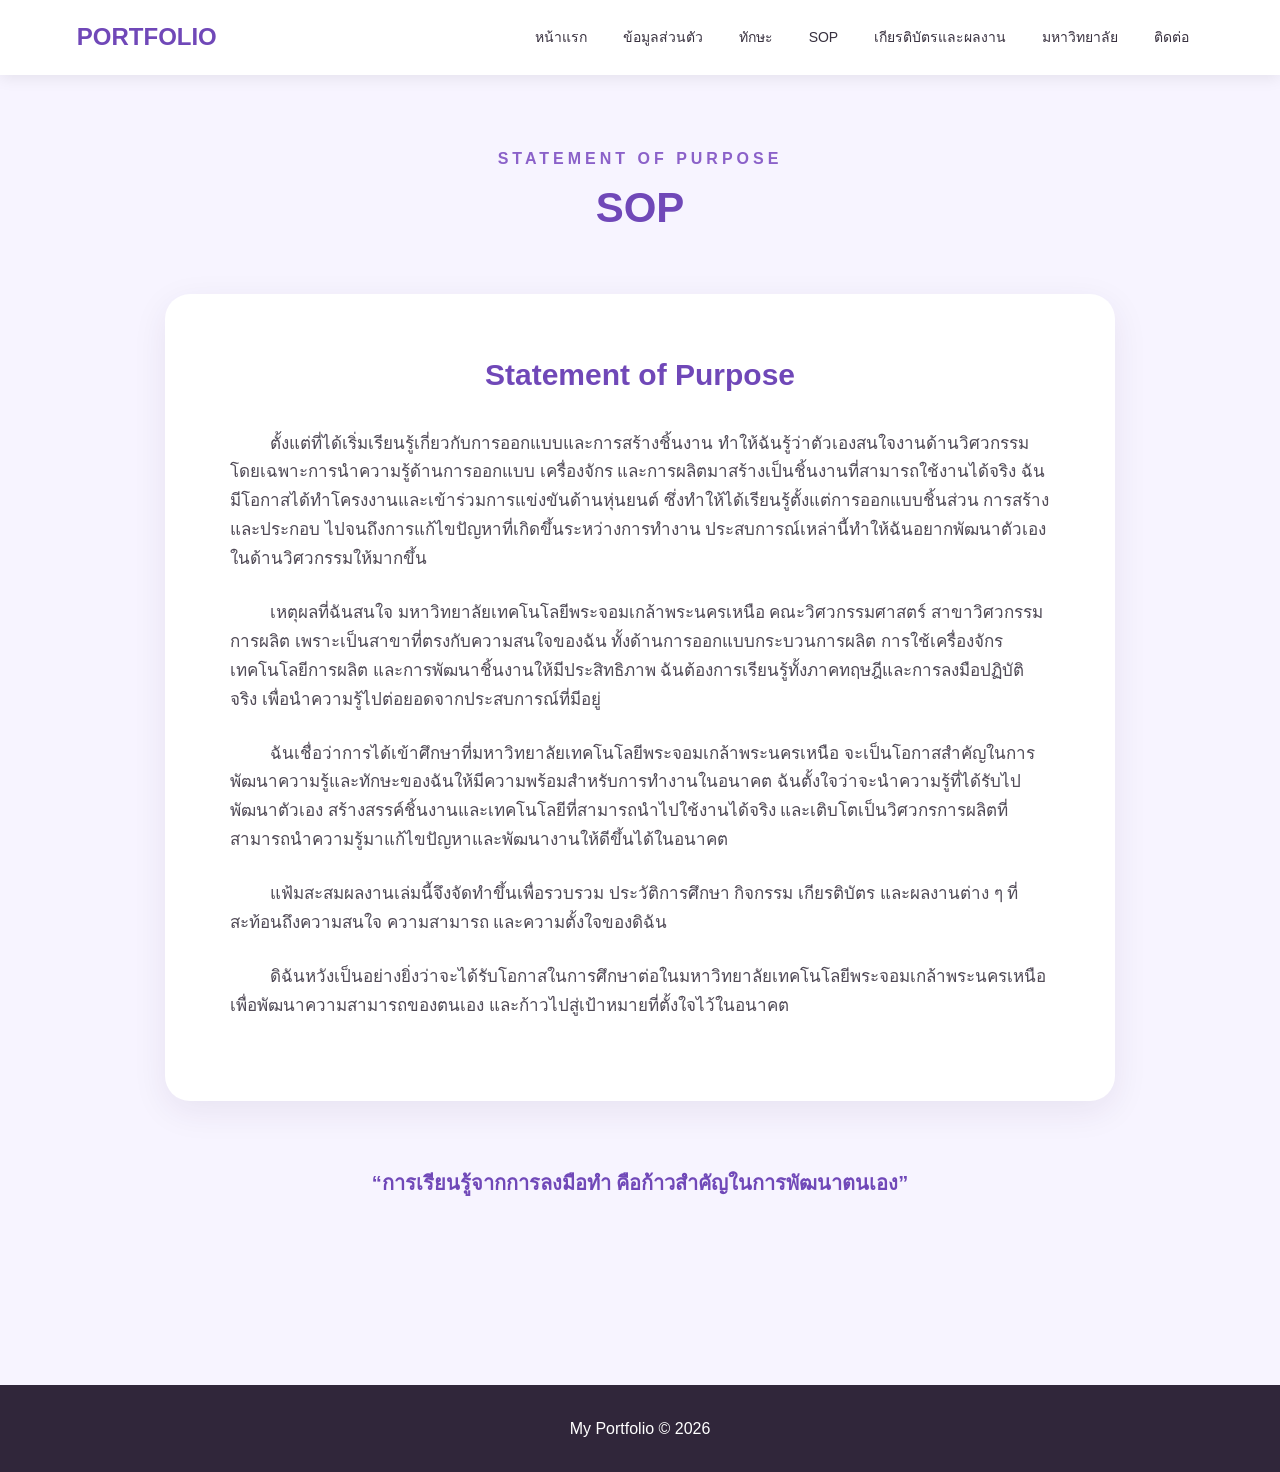
<file: sop.html>
<!DOCTYPE html>
<html lang="th">
<head>
    <meta charset="UTF-8">
    <meta name="viewport" content="width=device-width, initial-scale=1.0">
    <title>SOP</title>
    <link rel="stylesheet" href="style.css">
</head>

<body>

<header>
    <nav>

        <div class="logo">PORTFOLIO</div>

        <div class="menu">

    <a href="index.html">
        หน้าแรก
    </a>

    <a href="profile.html">
        ข้อมูลส่วนตัว
    </a>

    <a href="skills.html">
        ทักษะ
    </a>

    <a href="sop.html">
        SOP
    </a>

    <a href="portfolio.html">
        เกียรติบัตรและผลงาน
    </a>

    <a href="university.html">
        มหาวิทยาลัย
    </a>

    <a href="contact.html">
        ติดต่อ
    </a>

</div>
    </nav>
</header>


<main class="page">

    <div class="page-title">
        <p>STATEMENT OF PURPOSE</p>
        <h1>SOP</h1>
    </div>


    <section class="sop-box">

        <h2>Statement of Purpose</h2>

        <p>
            ตั้งแต่ที่ได้เริ่มเรียนรู้เกี่ยวกับการออกแบบและการสร้างชิ้นงาน ทำให้ฉันรู้ว่าตัวเองสนใจงานด้านวิศวกรรม 
            โดยเฉพาะการนำความรู้ด้านการออกแบบ เครื่องจักร และการผลิตมาสร้างเป็นชิ้นงานที่สามารถใช้งานได้จริง 
            ฉันมีโอกาสได้ทำโครงงานและเข้าร่วมการแข่งขันด้านหุ่นยนต์ ซึ่งทำให้ได้เรียนรู้ตั้งแต่การออกแบบชิ้นส่วน 
            การสร้างและประกอบ ไปจนถึงการแก้ไขปัญหาที่เกิดขึ้นระหว่างการทำงาน 
            ประสบการณ์เหล่านี้ทำให้ฉันอยากพัฒนาตัวเองในด้านวิศวกรรมให้มากขึ้น
        </p>

        <p>
            เหตุผลที่ฉันสนใจ มหาวิทยาลัยเทคโนโลยีพระจอมเกล้าพระนครเหนือ 
            คณะวิศวกรรมศาสตร์ สาขาวิศวกรรมการผลิต เพราะเป็นสาขาที่ตรงกับความสนใจของฉัน 
            ทั้งด้านการออกแบบกระบวนการผลิต การใช้เครื่องจักร เทคโนโลยีการผลิต และการพัฒนาชิ้นงานให้มีประสิทธิภาพ 
            ฉันต้องการเรียนรู้ทั้งภาคทฤษฎีและการลงมือปฏิบัติจริง เพื่อนำความรู้ไปต่อยอดจากประสบการณ์ที่มีอยู่
        </p>

        <p>
           ฉันเชื่อว่าการได้เข้าศึกษาที่มหาวิทยาลัยเทคโนโลยีพระจอมเกล้าพระนครเหนือ 
            จะเป็นโอกาสสำคัญในการพัฒนาความรู้และทักษะของฉันให้มีความพร้อมสำหรับการทำงานในอนาคต 
            ฉันตั้งใจว่าจะนำความรู้ที่ได้รับไปพัฒนาตัวเอง สร้างสรรค์ชิ้นงานและเทคโนโลยีที่สามารถนำไปใช้งานได้จริง 
            และเติบโตเป็นวิศวกรการผลิตที่สามารถนำความรู้มาแก้ไขปัญหาและพัฒนางานให้ดีขึ้นได้ในอนาคต

        <p>
            แฟ้มสะสมผลงานเล่มนี้จึงจัดทำขึ้นเพื่อรวบรวม
            ประวัติการศึกษา กิจกรรม เกียรติบัตร และผลงานต่าง ๆ
            ที่สะท้อนถึงความสนใจ ความสามารถ และความตั้งใจของดิฉัน
        </p>

        <p>
            ดิฉันหวังเป็นอย่างยิ่งว่าจะได้รับโอกาสในการศึกษาต่อในมหาวิทยาลัยเทคโนโลยีพระจอมเกล้าพระนครเหนือ
            เพื่อพัฒนาความสามารถของตนเอง
            และก้าวไปสู่เป้าหมายที่ตั้งใจไว้ในอนาคต
        </p>

    </section>


    <div class="quote">
        <p>
            “การเรียนรู้จากการลงมือทำ
            คือก้าวสำคัญในการพัฒนาตนเอง”
        </p>
    </div>

</main>


<footer>
    <p>My Portfolio © 2026</p>
</footer>

</body>
</html>
</file>
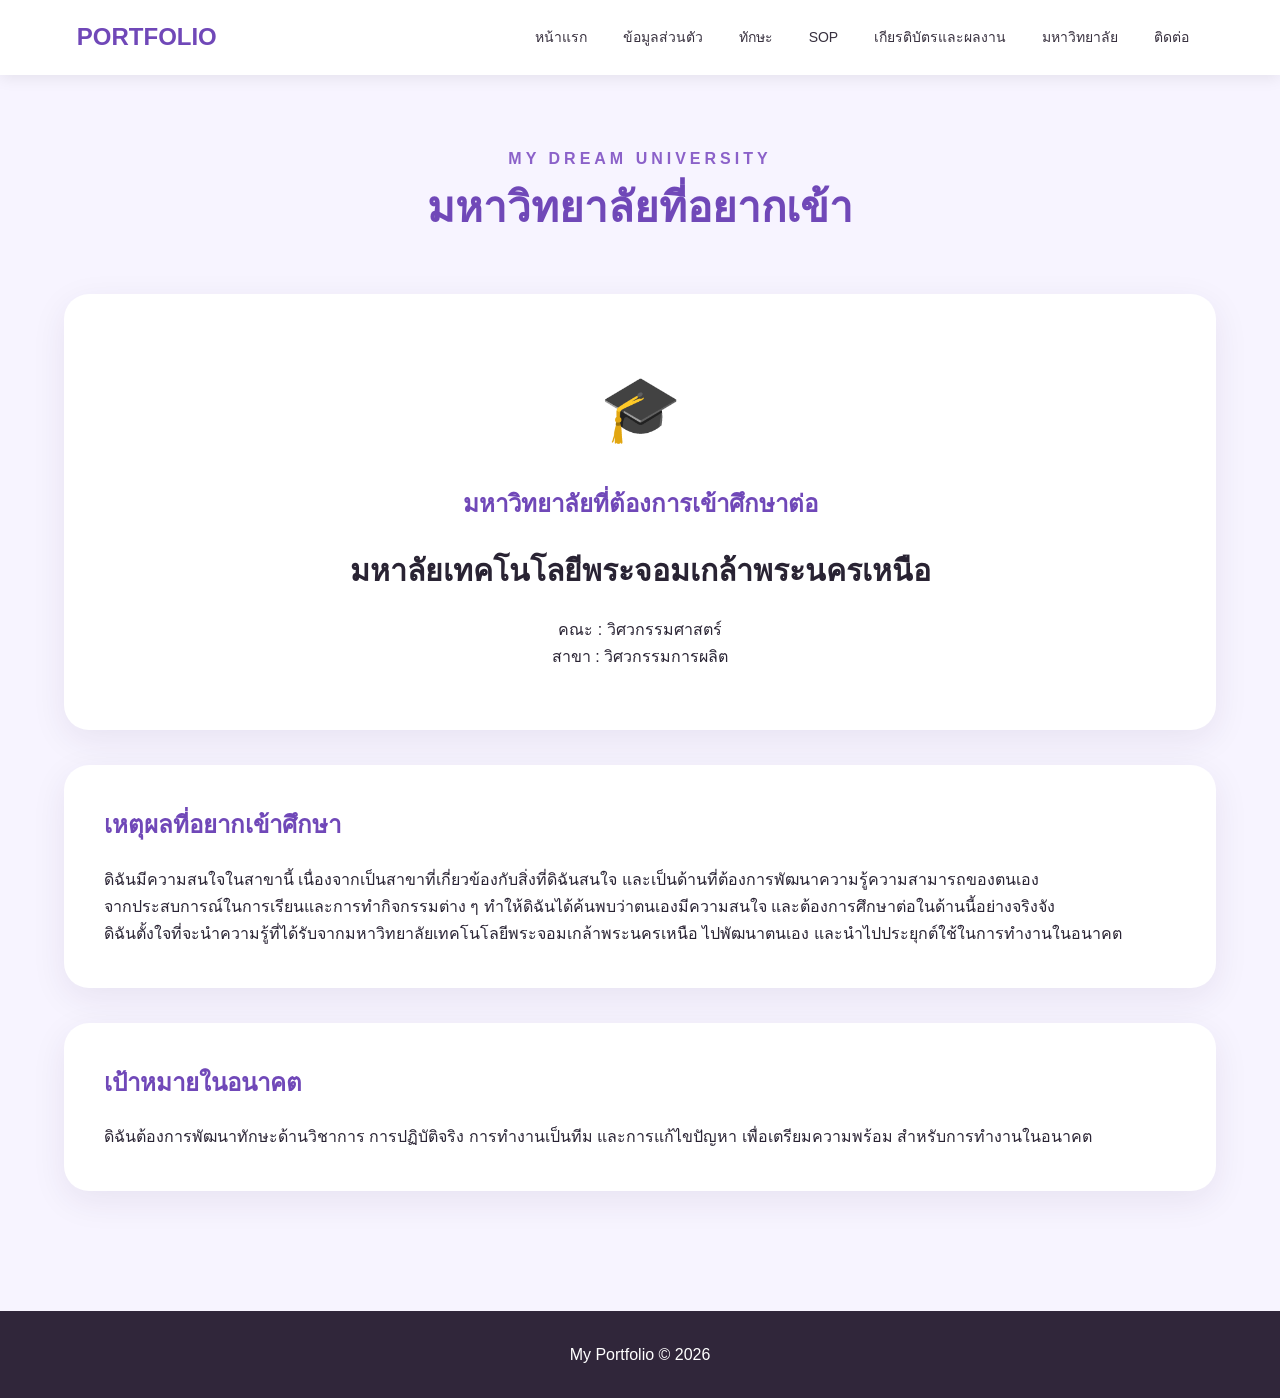
<file: university.html>
<!DOCTYPE html>
<html lang="th">
<head>
    <meta charset="UTF-8">
    <meta name="viewport" content="width=device-width, initial-scale=1.0">
    <title>มหาวิทยาลัยที่อยากเข้า</title>
    <link rel="stylesheet" href="style.css">
</head>

<body>

<header>
    <nav>

        <div class="logo">PORTFOLIO</div>

        <div class="menu">

    <a href="index.html">
        หน้าแรก
    </a>

    <a href="profile.html">
        ข้อมูลส่วนตัว
    </a>

    <a href="skills.html">
        ทักษะ
    </a>

    <a href="sop.html">
        SOP
    </a>

    <a href="portfolio.html">
        เกียรติบัตรและผลงาน
    </a>

    <a href="university.html">
        มหาวิทยาลัย
    </a>

    <a href="contact.html">
        ติดต่อ
    </a>

</div>

    </nav>
</header>


<main class="page">

    <div class="page-title">
        <p>MY DREAM UNIVERSITY</p>
        <h1>มหาวิทยาลัยที่อยากเข้า</h1>
    </div>


    <section class="university-box">

        <div class="university-icon">
            🎓
        </div>

        <h2>มหาวิทยาลัยที่ต้องการเข้าศึกษาต่อ</h2>

        <h3>
            มหาลัยเทคโนโลยีพระจอมเกล้าพระนครเหนือ
        </h3>

        <p>
            คณะ : วิศวกรรมศาสตร์
        </p>

        <p>
            สาขา : วิศวกรรมการผลิต
        </p>

    </section>


    <section class="reason-box">

        <h2>เหตุผลที่อยากเข้าศึกษา</h2>

        <p>
            ดิฉันมีความสนใจในสาขานี้
            เนื่องจากเป็นสาขาที่เกี่ยวข้องกับสิ่งที่ดิฉันสนใจ
            และเป็นด้านที่ต้องการพัฒนาความรู้ความสามารถของตนเอง
        </p>

        <p>
            จากประสบการณ์ในการเรียนและการทำกิจกรรมต่าง ๆ
            ทำให้ดิฉันได้ค้นพบว่าตนเองมีความสนใจ
            และต้องการศึกษาต่อในด้านนี้อย่างจริงจัง
        </p>

        <p>
            ดิฉันตั้งใจที่จะนำความรู้ที่ได้รับจากมหาวิทยาลัยเทคโนโลยีพระจอมเกล้าพระนครเหนือ
            ไปพัฒนาตนเอง และนำไปประยุกต์ใช้ในการทำงานในอนาคต
        </p>

    </section>


    <section class="future-box">

        <h2>เป้าหมายในอนาคต</h2>

        <p>
            ดิฉันต้องการพัฒนาทักษะด้านวิชาการ
            การปฏิบัติจริง การทำงานเป็นทีม
            และการแก้ไขปัญหา เพื่อเตรียมความพร้อม
            สำหรับการทำงานในอนาคต
        </p>

    </section>


</main>


<footer>
    <p>My Portfolio © 2026</p>
</footer>

</body>
</html>
</file>
<file: style.css>
* {
    margin: 0;
    padding: 0;
    box-sizing: border-box;
}

html {
    scroll-behavior: smooth;
}

body {
    font-family: Arial, "Tahoma", sans-serif;
    background: #f7f4ff;
    color: #292333;
    line-height: 1.7;
}


/* =========================
   NAVIGATION
========================= */

header {
    position: sticky;
    top: 0;
    z-index: 1000;
}

nav {
    min-height: 75px;
    background: rgba(255, 255, 255, 0.96);
    display: flex;
    align-items: center;
    justify-content: space-between;
    padding: 0 6%;
    box-shadow: 0 3px 15px rgba(0, 0, 0, 0.08);
}

.logo {
    font-size: 24px;
    font-weight: bold;
    color: #7048b8;
}

.menu {
    display: flex;
    gap: 8px;
}

.menu a {
    text-decoration: none;
    color: #38313f;
    padding: 10px 14px;
    border-radius: 20px;
    font-size: 14px;
    transition: 0.3s;
}

.menu a:hover {
    background: #7048b8;
    color: white;
}


/* =========================
   HOME
========================= */

.hero {
    min-height: calc(100vh - 75px);
    display: flex;
    align-items: center;
    justify-content: center;
    gap: 100px;
    padding: 60px 8%;
    background:
        radial-gradient(circle at 10% 20%, #eadfff 0, transparent 30%),
        radial-gradient(circle at 90% 80%, #f0dfff 0, transparent 30%),
        #f8f5ff;
}

.hero-text {
    max-width: 600px;
}

.small-title {
    letter-spacing: 4px;
    color: #8b61c9;
    font-weight: bold;
}

.hero h1 {
    font-size: 75px;
    line-height: 1.1;
    color: #7048b8;
    margin: 10px 0;
}

.hero h2 {
    font-size: 32px;
    margin-bottom: 20px;
}

.hero-text > p {
    font-size: 18px;
    color: #625b68;
}

.button {
    display: inline-block;
    margin-top: 30px;
    padding: 13px 30px;
    background: #7048b8;
    color: white;
    text-decoration: none;
    border-radius: 30px;
    transition: 0.3s;
    box-shadow: 0 8px 20px rgba(112, 72, 184, 0.25);
}

.button:hover {
    transform: translateY(-3px);
    background: #573394;
}

.hero-image img {
    width: 340px;
    height: 440px;
    object-fit: cover;
    border-radius: 30px;
    box-shadow: 0 20px 50px rgba(60, 30, 100, 0.2);
    border: 8px solid white;
}


/* =========================
   GENERAL PAGE
========================= */

.page {
    width: 90%;
    max-width: 1200px;
    margin: auto;
    padding: 70px 0;
}

.page-title {
    text-align: center;
    margin-bottom: 50px;
}

.page-title p {
    color: #8b61c9;
    letter-spacing: 4px;
    font-weight: bold;
}

.page-title h1 {
    font-size: 42px;
    color: #7048b8;
}


/* =========================
   PROFILE
========================= */

.profile-box {
    display: flex;
    gap: 50px;
    align-items: center;
    background: white;
    padding: 45px;
    border-radius: 25px;
    box-shadow: 0 10px 35px rgba(50, 30, 80, 0.08);
}

.profile-picture img {
    width: 280px;
    height: 350px;
    object-fit: cover;
    border-radius: 20px;
}

.profile-info {
    flex: 1;
}

.profile-info h2 {
    color: #7048b8;
    margin-bottom: 20px;
}

.info-item {
    margin-bottom: 20px;
    padding-bottom: 15px;
    border-bottom: 1px solid #eee;
}

.info-item strong {
    color: #7048b8;
}


/* =========================
   EDUCATION
========================= */

.content-section {
    margin-top: 50px;
}

.content-section > h2 {
    color: #7048b8;
    margin-bottom: 25px;
    font-size: 30px;
}

.education {
    display: grid;
    grid-template-columns: repeat(3, 1fr);
    gap: 20px;
}

.education-card,
.family-card {
    background: white;
    padding: 25px;
    border-radius: 20px;
    box-shadow: 0 8px 25px rgba(50, 30, 80, 0.07);
}

.education-card h3,
.family-card h3 {
    color: #7048b8;
    margin-bottom: 12px;
}

.family {
    display: grid;
    grid-template-columns: 1fr 1fr;
    gap: 20px;
}


/* =========================
   SOP
========================= */

.sop-box {
    background: white;
    max-width: 950px;
    margin: auto;
    padding: 55px 65px;
    border-radius: 25px;
    box-shadow: 0 10px 35px rgba(50, 30, 80, 0.08);
}

.sop-box h2 {
    color: #7048b8;
    text-align: center;
    margin-bottom: 30px;
    font-size: 30px;
}

.sop-box p {
    margin-bottom: 25px;
    text-indent: 40px;
    font-size: 17px;
    color: #4f4955;
}

.quote {
    text-align: center;
    margin: 40px auto;
    max-width: 800px;
    padding: 25px;
    color: #7048b8;
    font-size: 20px;
    font-weight: bold;
}


/* =========================
   PORTFOLIO
========================= */

.portfolio-section {
    margin-bottom: 70px;
}

.section-title {
    color: #7048b8;
    font-size: 32px;
    margin-bottom: 30px;
    border-left: 6px solid #7048b8;
    padding-left: 15px;
}

.portfolio-grid {
    display: grid;
    grid-template-columns: repeat(2, 1fr);
    gap: 30px;
}

.portfolio-card {
    background: white;
    border-radius: 22px;
    overflow: hidden;
    box-shadow: 0 10px 30px rgba(50, 30, 80, 0.08);
    transition: 0.3s;
}

.portfolio-card:hover {
    transform: translateY(-5px);
    box-shadow: 0 15px 35px rgba(50, 30, 80, 0.14);
}

.portfolio-card > img {
    display: block;
    width: 100%;
    height: 360px;
    object-fit: contain;
    background: #f1edf8;
}

.card-content {
    padding: 25px;
}

.card-content h3 {
    color: #7048b8;
    margin-bottom: 10px;
}

.card-content p {
    color: #625b68;
}


/* =========================
   UNIVERSITY
========================= */

.university-box {
    background: white;
    text-align: center;
    padding: 60px;
    border-radius: 25px;
    box-shadow: 0 10px 35px rgba(50, 30, 80, 0.08);
}

.university-icon {
    font-size: 65px;
    margin-bottom: 20px;
}

.university-box h2 {
    color: #7048b8;
    margin-bottom: 20px;
}

.university-box h3 {
    font-size: 30px;
    margin-bottom: 20px;
}

.reason-box,
.future-box {
    margin-top: 35px;
    background: white;
    padding: 40px;
    border-radius: 25px;
    box-shadow: 0 10px 35px rgba(50, 30, 80, 0.08);
}

.reason-box h2,
.future-box h2 {
    color: #7048b8;
    margin-bottom: 20px;
}


/* =========================
   CONTACT
========================= */

.contact-box {
    display: grid;
    grid-template-columns: repeat(2, 1fr);
    gap: 25px;
}

.contact-card {
    background: white;
    padding: 35px;
    border-radius: 22px;
    text-align: center;
    box-shadow: 0 10px 30px rgba(50, 30, 80, 0.08);
}

.contact-icon {
    font-size: 40px;
    margin-bottom: 10px;
}

.contact-card h3 {
    color: #7048b8;
    margin-bottom: 10px;
}

.contact-message {
    margin-top: 40px;
    padding: 45px;
    text-align: center;
    background: linear-gradient(135deg, #eadfff, #f6eaff);
    border-radius: 25px;
}

.contact-message h2 {
    color: #7048b8;
    margin-bottom: 10px;
}


/* =========================
   FOOTER
========================= */

footer {
    text-align: center;
    padding: 30px;
    background: #30263a;
    color: white;
    margin-top: 50px;
}


/* =========================
   MOBILE
========================= */

@media (max-width: 900px) {

    nav {
        flex-direction: column;
        padding: 15px;
        gap: 10px;
    }

    .menu {
        flex-wrap: wrap;
        justify-content: center;
    }

    .hero {
        flex-direction: column-reverse;
        gap: 40px;
        text-align: center;
    }

    .hero h1 {
        font-size: 55px;
    }

    .profile-box {
        flex-direction: column;
        text-align: center;
    }

    .education {
        grid-template-columns: 1fr;
    }

    .portfolio-grid {
        grid-template-columns: 1fr;
    }

    .contact-box {
        grid-template-columns: 1fr;
    }

}


@media (max-width: 500px) {

    .page {
        width: 92%;
        padding: 45px 0;
    }

    .page-title h1 {
        font-size: 32px;
    }

    .hero {
        padding: 40px 20px;
    }

    .hero h1 {
        font-size: 45px;
    }

    .hero h2 {
        font-size: 25px;
    }

    .hero-image img {
        width: 280px;
        height: 360px;
    }

    .profile-box {
        padding: 25px;
    }

    .profile-picture img {
        width: 230px;
        height: 290px;
    }

    .sop-box {
        padding: 30px 25px;
    }

    .university-box {
        padding: 35px 20px;
    }

    .reason-box,
    .future-box {
        padding: 30px 25px;
    }

}
</file>
